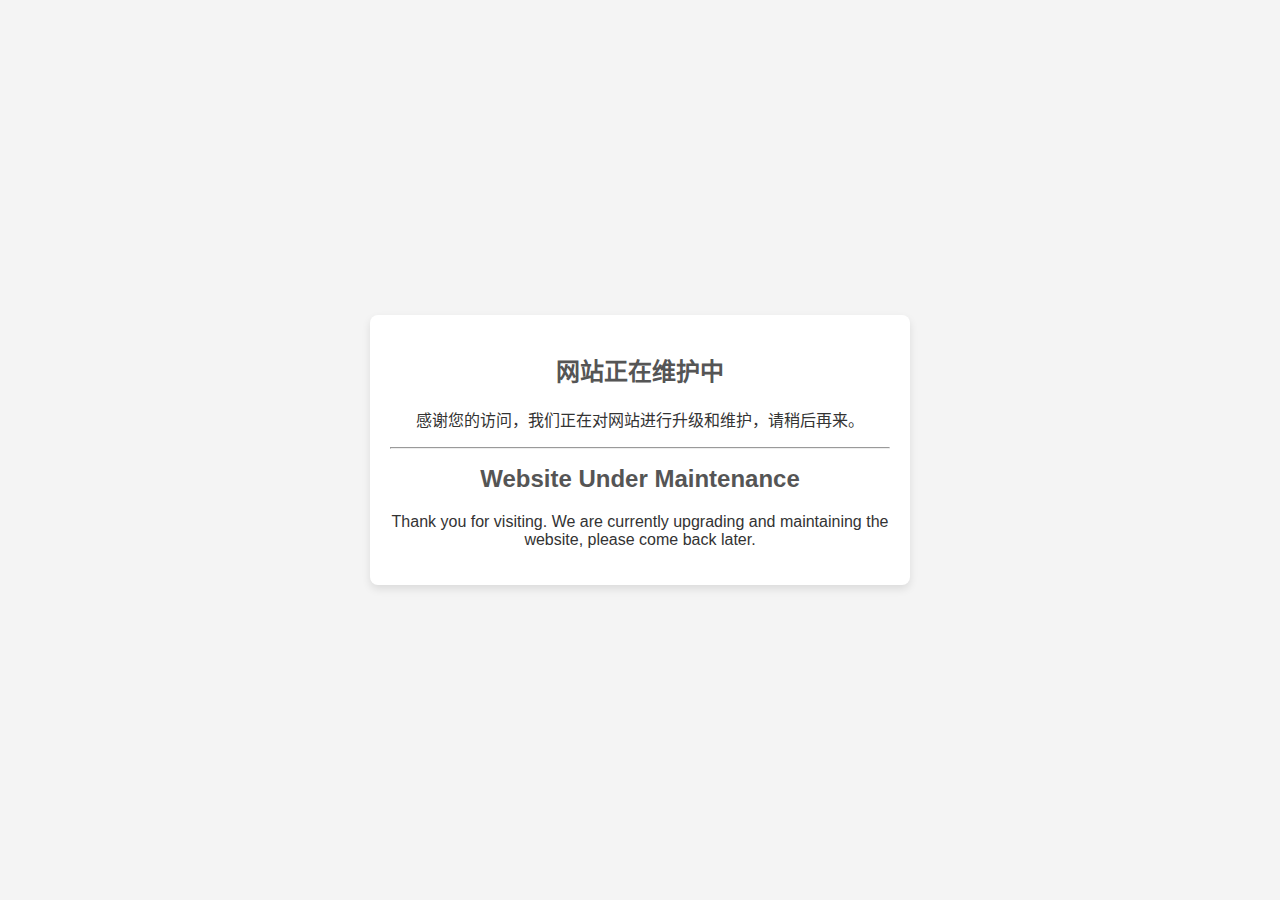
<file: index.html>
<!--

-->
<!DOCTYPE html>
<html lang="zh-CN">
<head>
    <meta charset="UTF-8">
    <meta name="viewport" content="width=device-width, initial-scale=1.0">
    <title>网站维护中</title>
    <style>
        body {
            font-family: -apple-system, BlinkMacSystemFont, 'Segoe UI', Roboto, Oxygen, Ubuntu, Cantarell, 'Open Sans', 'Helvetica Neue', '微软雅黑', sans-serif;
            background-color: #f4f4f4;
            color: #333;
            margin: 0;
            padding: 0;
            display: flex;
            justify-content: center;
            align-items: center;
            height: 100vh;
            text-align: center;
        }

        .container {
            background-color: #fff;
            padding: 20px; /* 移动端减少内边距 */
            border-radius: 8px;
            box-shadow: 0 4px 8px rgba(0, 0, 0, 0.1);
            width: 90%; /* 移动端设置宽度 */
            max-width: 500px; /* 设置最大宽度 */
        }

        h1 {
            color: #555;
            font-size: 24px; /* 移动端适当减小字体大小 */
        }

        p {
            margin-top: 20px;
            font-size: 16px; /* 移动端适当减小字体大小 */
        }

        /* 媒体查询，针对小屏幕设备 */
        @media (max-width: 768px) {
            .container {
                padding: 15px;
            }

            h1 {
                font-size: 20px;
            }

            p {
                font-size: 14px;
            }
        }
    </style>
</head>
<body>
    <div class="container">
        <h1>网站正在维护中</h1>
        <p>感谢您的访问，我们正在对网站进行升级和维护，请稍后再来。</p>
        <hr />
        <h1>Website Under Maintenance</h1>
        <p>Thank you for visiting. We are currently upgrading and maintaining the website, please come back later.</p>
    </div>
</body>
</html>
</file>
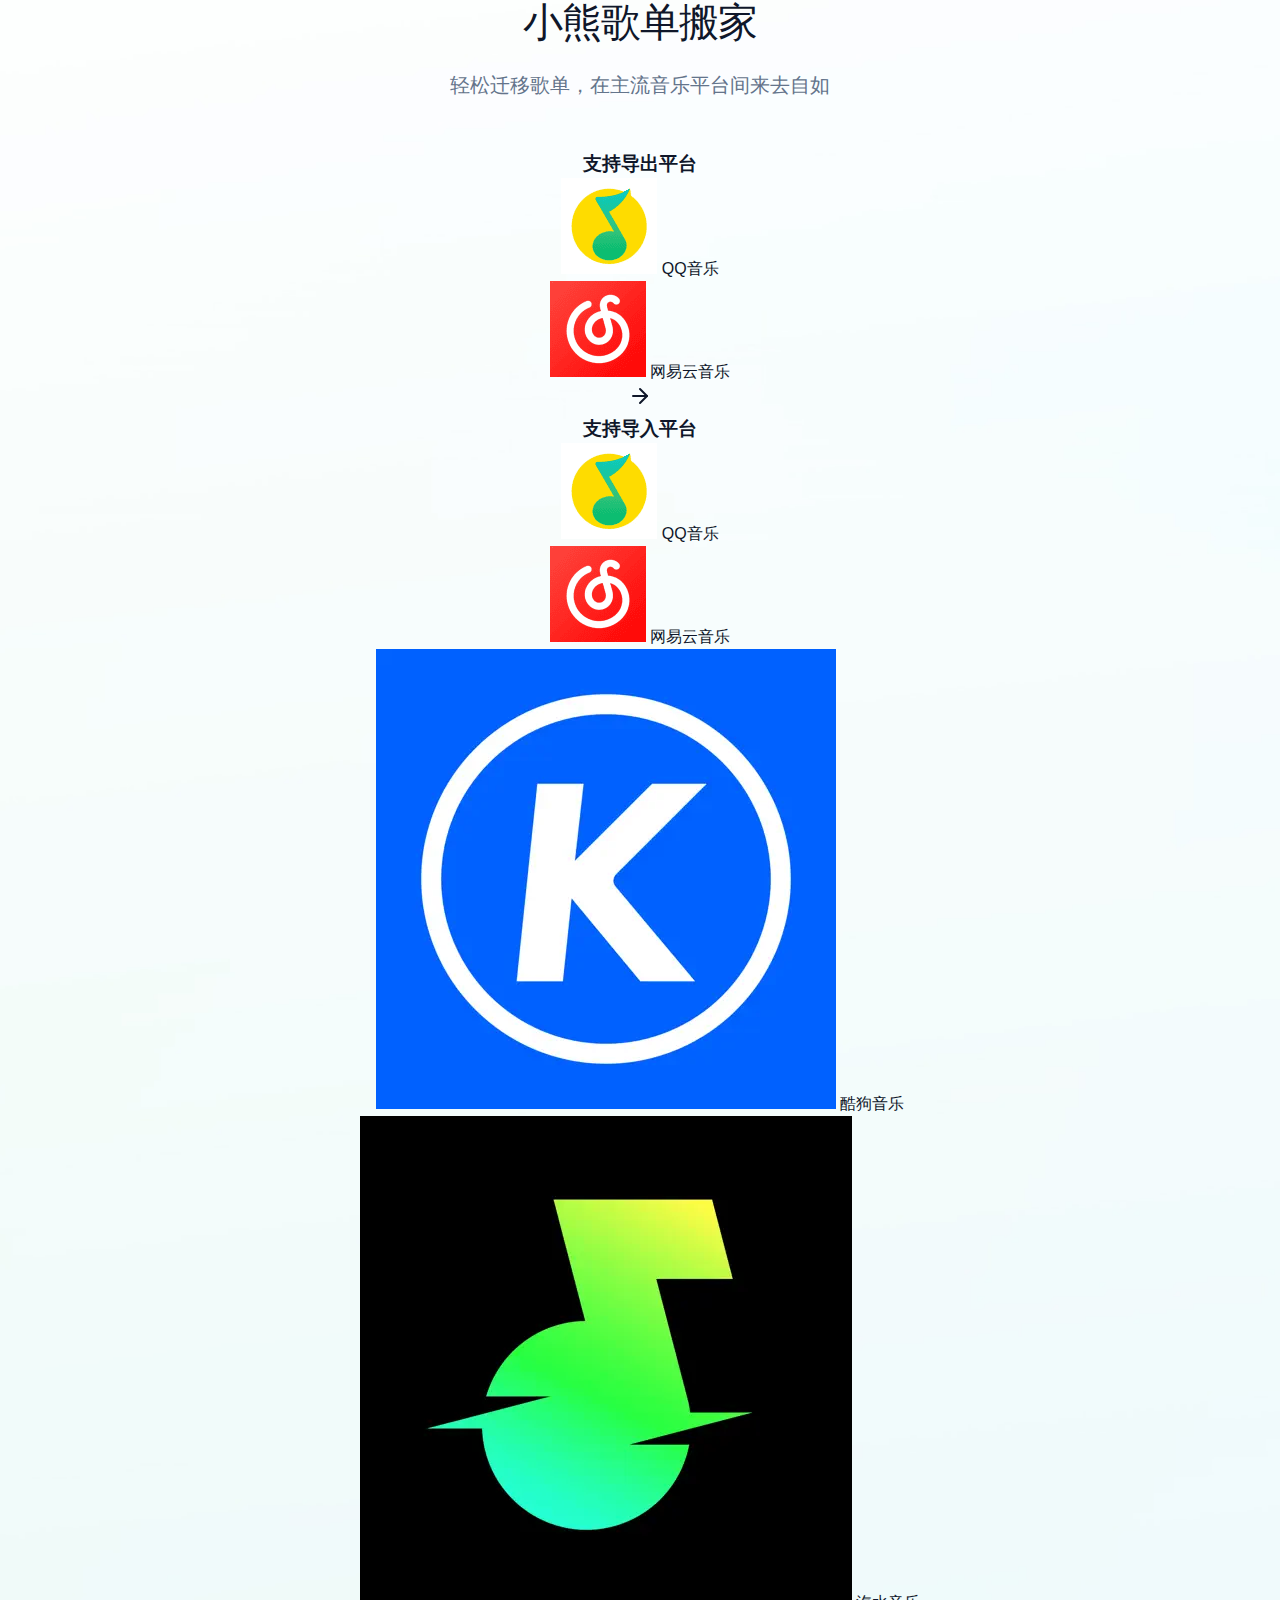
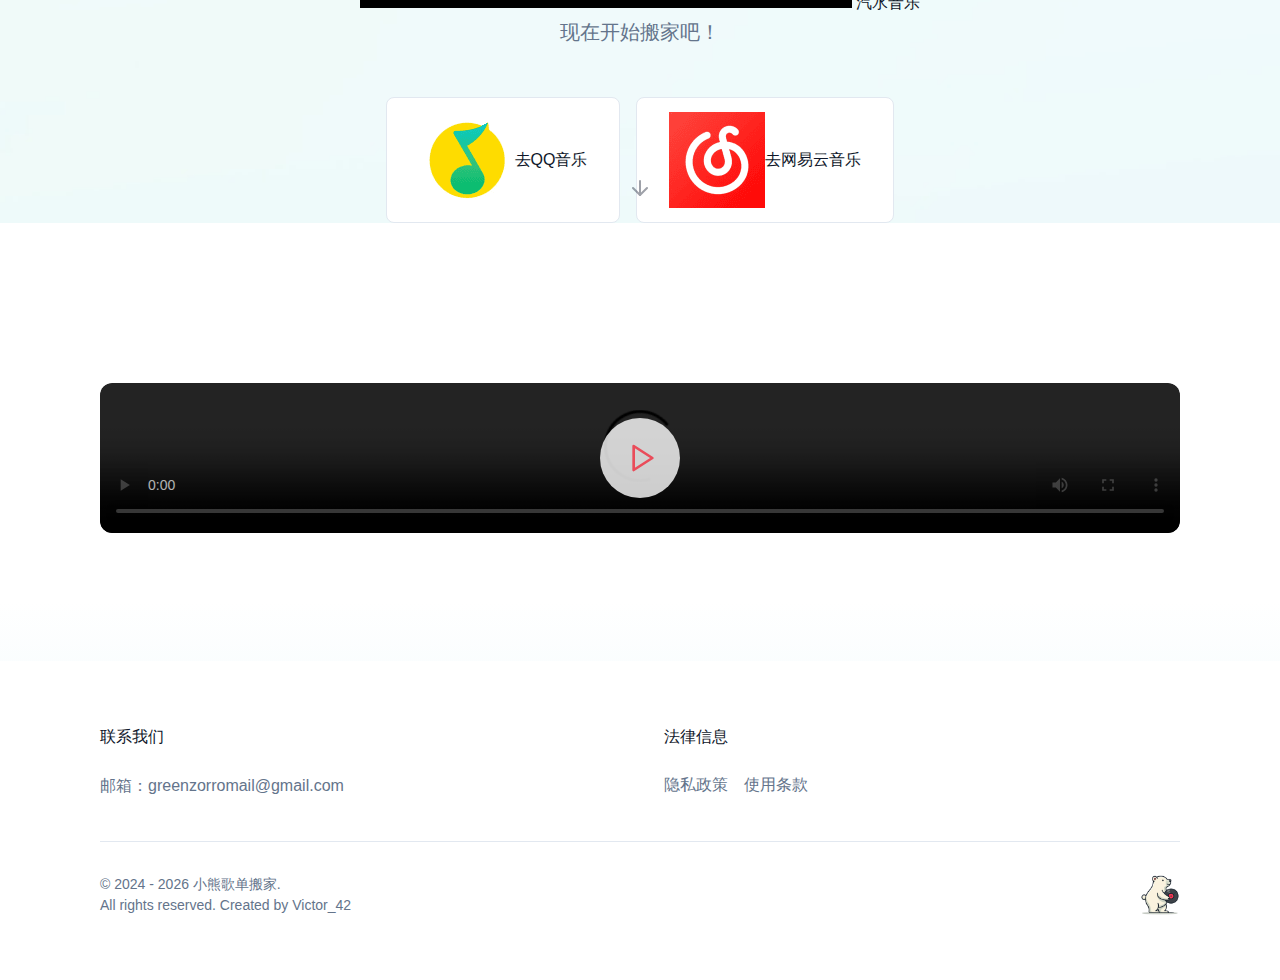
<file: landing.html>
<!--

-->
<!DOCTYPE html>
<html>
<head>
    <meta charset="UTF-8">
    <title>欢迎 - 小熊歌单搬家</title>
    <link rel="stylesheet" href="assets/css/site.css">
    
    <!-- 添加 favicon -->
    <link rel="apple-touch-icon" sizes="180x180" href="assets/images//favicon/apple-touch-icon.png">
    <link rel="icon" type="image/png" sizes="32x32" href="assets/images//favicon/favicon-32x32.png">
    <link rel="icon" type="image/png" sizes="16x16" href="assets/images//favicon/favicon-16x16.png">
    <link rel="manifest" href="assets/images//favicon/site.webmanifest">

    <!-- Google tag (gtag.js) -->
    <script async src="https://www.googletagmanager.com/gtag/js?id=G-9J4839KQ57"></script>
    <script>
      window.dataLayer = window.dataLayer || [];
      function gtag(){dataLayer.push(arguments);}
      gtag('js', new Date());

      gtag('config', 'G-9J4839KQ57');
    </script>
</head>
<body>
    <section class="hero">
        <div class="container">
            <h1>小熊歌单搬家</h1>
            <p>轻松迁移歌单，在主流音乐平台间来去自如</p>
            
            <div class="platforms hero-platforms">
                <div class="platforms-grid">
                    <div class="platform-group">
                        <h3>支持导出平台</h3>
                        <div class="platform-list">
                            <div class="platform-item">
                                <img src="assets/images/platform-qq.png" alt="QQ音乐">
                                <span>QQ音乐</span>
                            </div>
                            <div class="platform-item">
                                <img src="assets/images/platform-netease.png" alt="网易云音乐">
                                <span>网易云音乐</span>
                            </div>
                        </div>
                    </div>
                    <div class="platform-arrow">
                        <svg xmlns="http://www.w3.org/2000/svg" width="24" height="24" viewBox="0 0 24 24" fill="none" stroke="currentColor" stroke-width="2" stroke-linecap="round" stroke-linejoin="round">
                            <line x1="5" y1="12" x2="19" y2="12"></line>
                            <polyline points="12 5 19 12 12 19"></polyline>
                        </svg>
                    </div>
                    <div class="platform-group">
                        <h3>支持导入平台</h3>
                        <div class="platform-list">
                            <div class="platform-item">
                                <img src="assets/images/platform-qq.png" alt="QQ音乐">
                                <span>QQ音乐</span>
                            </div>
                            <div class="platform-item">
                                <img src="assets/images/platform-netease.png" alt="网易云音乐">
                                <span>网易云音乐</span>
                            </div>
                            <div class="platform-item">
                                <img src="assets/images/platform-kugou.png" alt="酷狗音乐">
                                <span>酷狗音乐</span>
                            </div>
                            <div class="platform-item">
                                <img src="assets/images/platform-qishui.png" alt="汽水音乐">
                                <span>汽水音乐</span>
                            </div>
                        </div>
                    </div>
                </div>
            </div>

            <p>现在开始搬家吧！</p>
            <div class="btn-group hero-buttons">
                <a href="https://y.qq.com/n/ryqq/profile/create" target="_blank" class="btn btn-outline">
                    <img src="assets/images/platform-qq.png" alt="QQ音乐" class="platform-icon">
                    去QQ音乐
                </a>
                <a href="https://music.163.com/#/my/" target="_blank" class="btn btn-outline">
                    <img src="assets/images/platform-netease.png" alt="网易云音乐" class="platform-icon">
                    去网易云音乐
                </a>
            </div>

            <div class="scroll-down">
                <svg xmlns="http://www.w3.org/2000/svg" width="24" height="24" viewBox="0 0 24 24" fill="none" stroke="currentColor" stroke-width="2" stroke-linecap="round" stroke-linejoin="round" class="feather feather-arrow-down">
                    <line x1="12" y1="5" x2="12" y2="19"></line>
                    <polyline points="19 12 12 19 5 12"></polyline>
                </svg>
            </div>
        </div>
    </section>

    <div class="main-content">
        <section class="video-section">
        <div class="container">
            <h2></h2>
            <div class="video-container">
                <div class="video-wrapper">
                    <video controls style="width:100%;height:100%;object-fit:cover;border-radius:0.75rem">
                        <source src="https://my-playlist.victor42.work/trailer.mp4" type="video/mp4">
                        你的浏览器不支持 video 标签。
                    </video>
                    <div class="video-overlay"></div>
                    <div class="play-button-overlay">
                        <svg xmlns="http://www.w3.org/2000/svg" width="64" height="64" viewBox="0 0 24 24" fill="none" stroke="currentColor" stroke-width="2" stroke-linecap="round" stroke-linejoin="round" class="feather feather-play">
                            <polygon points="5 3 19 12 5 21 5 3"></polygon>
                        </svg>
                    </div>
                </div>
            </div>
        </div>
    </section>

    <footer class="footer">
        <div class="container">
            <div class="footer-grid">
                <div>
                    <h4>联系我们</h4>
                    <p>邮箱：<a href="mailto:greenzorromail@gmail.com">greenzorromail@gmail.com</a></p>
                </div>
                <div>
                    <h4>法律信息</h4>
                    <div style="display: flex; gap: 1rem;">
                        <a href="https://playlist.victor42.work/pages/privacy-policy">隐私政策</a>
                        <a href="https://playlist.victor42.work/pages/terms-of-use">使用条款</a>
                    </div>
                </div>
            </div>
            <div class="footer-bottom">
                <span>© <span id="copyright-year">2024</span> 小熊歌单搬家.<br>All rights reserved. Created by <a href="https://victor42.work/" target="_blank">Victor_42</a></span>
                <img src="assets/images/logo.png" alt="小熊歌单搬家 Logo" style="width: 40px; height: 40px;">
            </div>
        </div>
    </footer>

    <script>
        // 动态更新版权年份
        const copyrightYear = document.getElementById('copyright-year');
        const currentYear = new Date().getFullYear();
        if (currentYear > 2024) {
            copyrightYear.textContent = `2024 - ${currentYear}`;
        } else {
            copyrightYear.textContent = '2024';
        }

        // 播放按钮点击事件
        const video = document.querySelector('.video-wrapper video');
        const playButton = document.querySelector('.play-button-overlay');
        const videoOverlay = document.querySelector('.video-overlay');
        
        playButton.addEventListener('click', () => {
            if (video.paused) {
                video.play();
                video.setAttribute('playing', '');
            } else {
                video.pause();
                video.removeAttribute('playing');
            }
        });

        video.addEventListener('play', () => {
            video.setAttribute('playing', '');
        });

        video.addEventListener('pause', () => {
            video.removeAttribute('playing');
        });

        video.addEventListener('ended', () => {
            video.removeAttribute('playing');
        });
    </script>
</body>
</html>
</file>
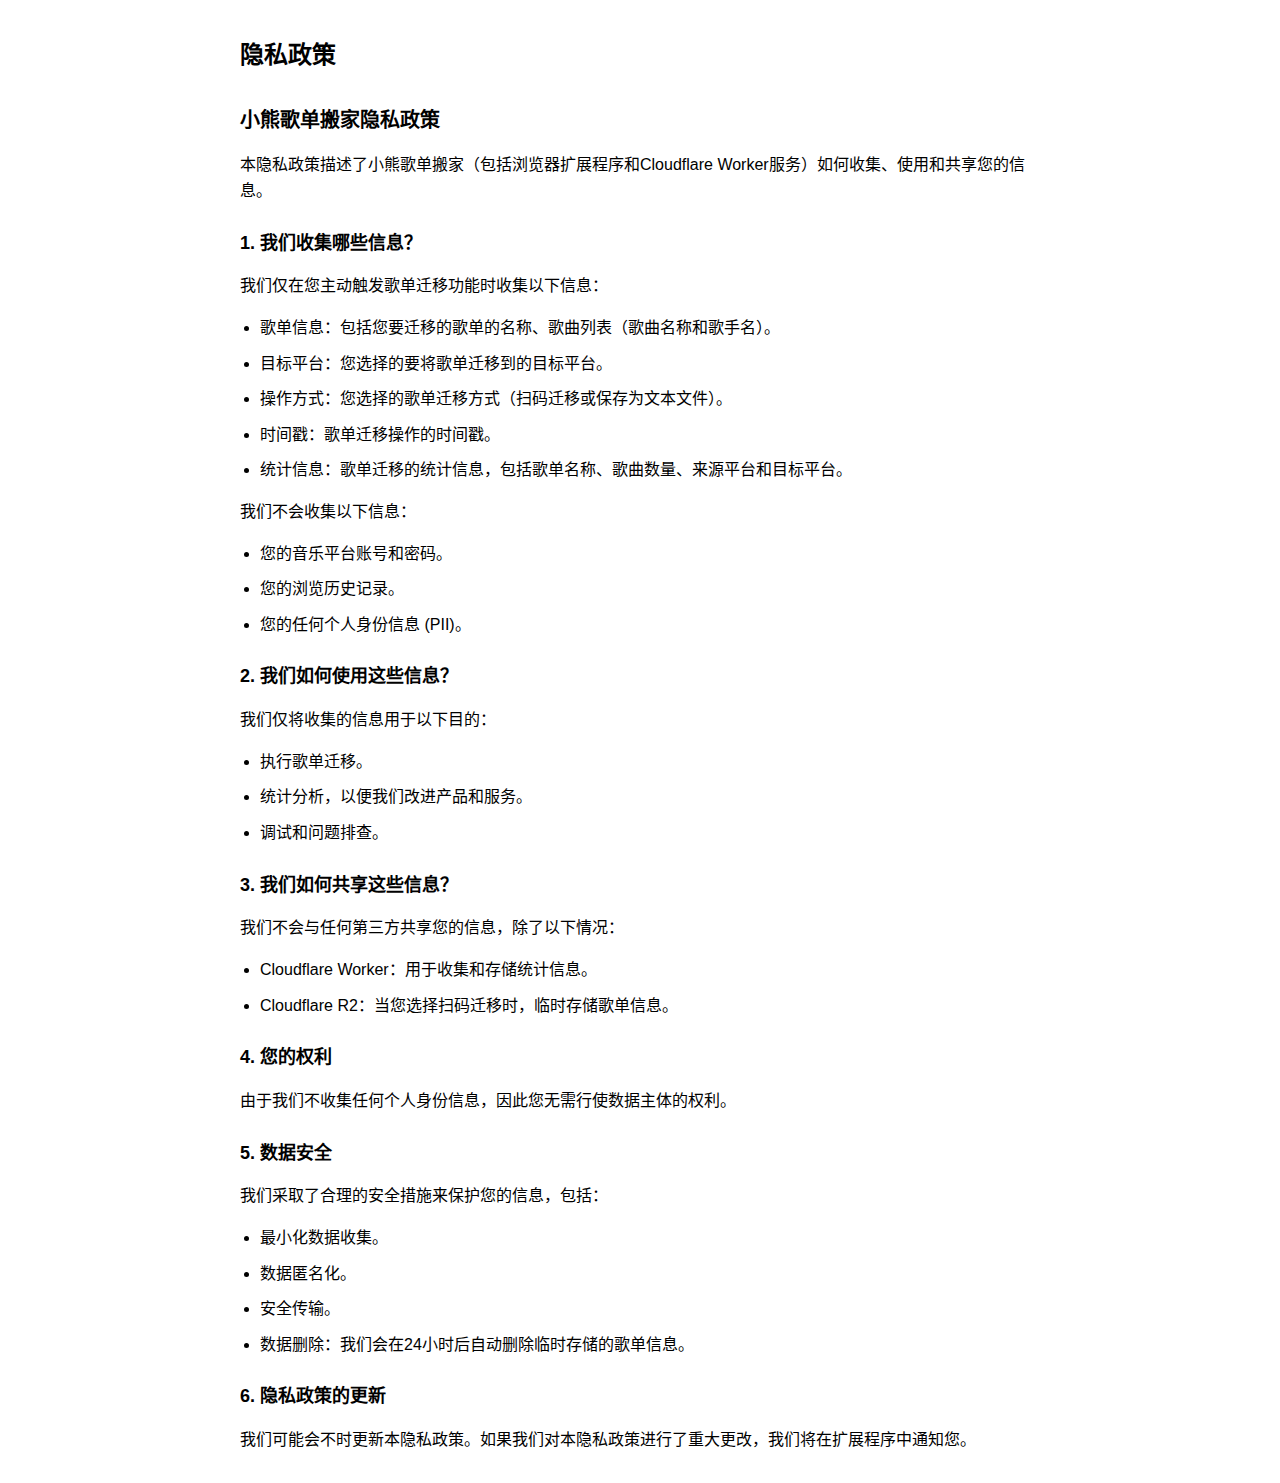
<file: privacy-policy.html>
<!--

-->
<!DOCTYPE html>
<html lang="zh-CN">
<head>
    <meta charset="UTF-8">
    <meta name="viewport" content="width=device-width, initial-scale=1.0">
    <title>隐私政策 - 小熊歌单搬家</title>
    <link rel="stylesheet" href="assets/css/legal.css">
    
    <!-- Favicon -->
    <link rel="apple-touch-icon" sizes="180x180" href="assets/images/favicon/apple-touch-icon.png">
    <link rel="icon" type="image/png" sizes="32x32" href="assets/images/favicon/favicon-32x32.png">
    <link rel="icon" type="image/png" sizes="16x16" href="assets/images/favicon/favicon-16x16.png">
    <link rel="manifest" href="assets/images/favicon/site.webmanifest">
    <link rel="mask-icon" href="assets/images/favicon/safari-pinned-tab.svg" color="#5bbad5">
    <link rel="shortcut icon" href="assets/images/favicon/favicon.ico">
    <meta name="msapplication-TileColor" content="#da532c">
    <meta name="msapplication-config" content="assets/images/favicon/browserconfig.xml">
    <meta name="theme-color" content="#ffffff">
</head>
<body class="legal-page">
    <section class="hero">
        <div class="container">
            <h1>隐私政策</h1>
        </div>
    </section>

    <div class="main-content">
        <section>
            <div class="container">
                <h2>小熊歌单搬家隐私政策</h2>
                <p>本隐私政策描述了小熊歌单搬家（包括浏览器扩展程序和Cloudflare Worker服务）如何收集、使用和共享您的信息。</p>

                <h3>1. 我们收集哪些信息？</h3>
                <p>我们仅在您主动触发歌单迁移功能时收集以下信息：</p>
                <ul>
                    <li>歌单信息：包括您要迁移的歌单的名称、歌曲列表（歌曲名称和歌手名）。</li>
                    <li>目标平台：您选择的要将歌单迁移到的目标平台。</li>
                    <li>操作方式：您选择的歌单迁移方式（扫码迁移或保存为文本文件）。</li>
                    <li>时间戳：歌单迁移操作的时间戳。</li>
                    <li>统计信息：歌单迁移的统计信息，包括歌单名称、歌曲数量、来源平台和目标平台。</li>
                </ul>
                <p>我们不会收集以下信息：</p>
                <ul>
                    <li>您的音乐平台账号和密码。</li>
                    <li>您的浏览历史记录。</li>
                    <li>您的任何个人身份信息 (PII)。</li>
                </ul>

                <h3>2. 我们如何使用这些信息？</h3>
                <p>我们仅将收集的信息用于以下目的：</p>
                <ul>
                    <li>执行歌单迁移。</li>
                    <li>统计分析，以便我们改进产品和服务。</li>
                    <li>调试和问题排查。</li>
                </ul>

                <h3>3. 我们如何共享这些信息？</h3>
                <p>我们不会与任何第三方共享您的信息，除了以下情况：</p>
                <ul>
                    <li>Cloudflare Worker：用于收集和存储统计信息。</li>
                    <li>Cloudflare R2：当您选择扫码迁移时，临时存储歌单信息。</li>
                </ul>

                <h3>4. 您的权利</h3>
                <p>由于我们不收集任何个人身份信息，因此您无需行使数据主体的权利。</p>

                <h3>5. 数据安全</h3>
                <p>我们采取了合理的安全措施来保护您的信息，包括：</p>
                <ul>
                    <li>最小化数据收集。</li>
                    <li>数据匿名化。</li>
                    <li>安全传输。</li>
                    <li>数据删除：我们会在24小时后自动删除临时存储的歌单信息。</li>
                </ul>

                <h3>6. 隐私政策的更新</h3>
                <p>我们可能会不时更新本隐私政策。如果我们对本隐私政策进行了重大更改，我们将在扩展程序中通知您。</p>
            </div>
        </section>
    </div>

</body>
</html>
</file>
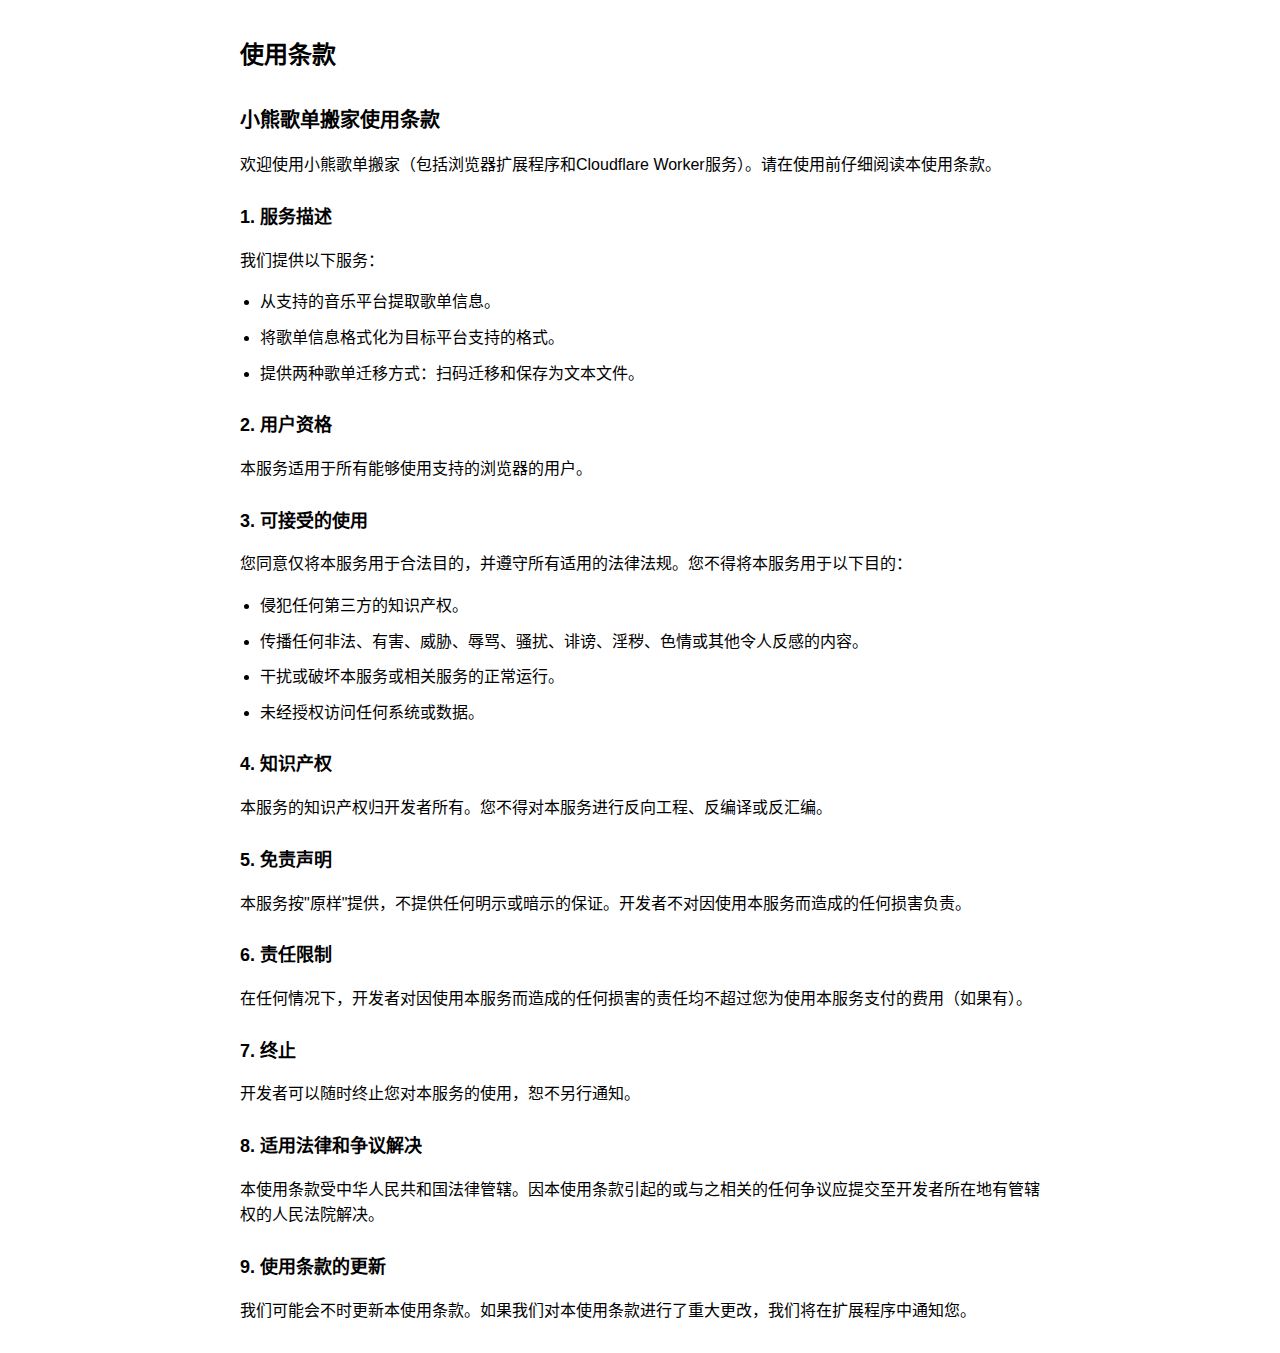
<file: terms-of-use.html>
<!--

-->
<!DOCTYPE html>
<html lang="zh-CN">
<head>
    <meta charset="UTF-8">
    <meta name="viewport" content="width=device-width, initial-scale=1.0">
    <title>使用条款 - 小熊歌单搬家</title>
    <link rel="stylesheet" href="assets/css/legal.css">
    
    <!-- Favicon -->
    <link rel="apple-touch-icon" sizes="180x180" href="assets/images/favicon/apple-touch-icon.png">
    <link rel="icon" type="image/png" sizes="32x32" href="assets/images/favicon/favicon-32x32.png">
    <link rel="icon" type="image/png" sizes="16x16" href="assets/images/favicon/favicon-16x16.png">
    <link rel="manifest" href="assets/images/favicon/site.webmanifest">
    <link rel="mask-icon" href="assets/images/favicon/safari-pinned-tab.svg" color="#5bbad5">
    <link rel="shortcut icon" href="assets/images/favicon/favicon.ico">
    <meta name="msapplication-TileColor" content="#da532c">
    <meta name="msapplication-config" content="assets/images/favicon/browserconfig.xml">
    <meta name="theme-color" content="#ffffff">

    <!-- Google tag (gtag.js) -->
    <script async src="https://www.googletagmanager.com/gtag/js?id=G-9J4839KQ57"></script>
    <script>
      window.dataLayer = window.dataLayer || [];
      function gtag(){dataLayer.push(arguments);}
      gtag('js', new Date());

      gtag('config', 'G-9J4839KQ57');
    </script>
</head>
<body class="legal-page">
    <section class="hero">
        <div class="container">
            <h1>使用条款</h1>
        </div>
    </section>

    <div class="main-content">
        <section>
            <div class="container">
                <h2>小熊歌单搬家使用条款</h2>
                <p>欢迎使用小熊歌单搬家（包括浏览器扩展程序和Cloudflare Worker服务）。请在使用前仔细阅读本使用条款。</p>

                <h3>1. 服务描述</h3>
                <p>我们提供以下服务：</p>
                <ul>
                    <li>从支持的音乐平台提取歌单信息。</li>
                    <li>将歌单信息格式化为目标平台支持的格式。</li>
                    <li>提供两种歌单迁移方式：扫码迁移和保存为文本文件。</li>
                </ul>

                <h3>2. 用户资格</h3>
                <p>本服务适用于所有能够使用支持的浏览器的用户。</p>

                <h3>3. 可接受的使用</h3>
                <p>您同意仅将本服务用于合法目的，并遵守所有适用的法律法规。您不得将本服务用于以下目的：</p>
                <ul>
                    <li>侵犯任何第三方的知识产权。</li>
                    <li>传播任何非法、有害、威胁、辱骂、骚扰、诽谤、淫秽、色情或其他令人反感的内容。</li>
                    <li>干扰或破坏本服务或相关服务的正常运行。</li>
                    <li>未经授权访问任何系统或数据。</li>
                </ul>

                <h3>4. 知识产权</h3>
                <p>本服务的知识产权归开发者所有。您不得对本服务进行反向工程、反编译或反汇编。</p>

                <h3>5. 免责声明</h3>
                <p>本服务按"原样"提供，不提供任何明示或暗示的保证。开发者不对因使用本服务而造成的任何损害负责。</p>

                <h3>6. 责任限制</h3>
                <p>在任何情况下，开发者对因使用本服务而造成的任何损害的责任均不超过您为使用本服务支付的费用（如果有）。</p>

                <h3>7. 终止</h3>
                <p>开发者可以随时终止您对本服务的使用，恕不另行通知。</p>

                <h3>8. 适用法律和争议解决</h3>
                <p>本使用条款受中华人民共和国法律管辖。因本使用条款引起的或与之相关的任何争议应提交至开发者所在地有管辖权的人民法院解决。</p>

                <h3>9. 使用条款的更新</h3>
                <p>我们可能会不时更新本使用条款。如果我们对本使用条款进行了重大更改，我们将在扩展程序中通知您。</p>
            </div>
        </section>
    </div>

</body>
</html>
</file>
<file: assets/css/site.css>
* {
    margin: 0;
    padding: 0;
    box-sizing: border-box;
}

:root {
    --primary: #EA4C5A;
    --primary-light: #FF7A85;
    --background: #f8fafc;
    --card-background: #ffffff;
    --text: #0f172a;
    --text-muted: #64748b;
    --border: #e2e8f0;
    --light-border: #f1f5f9;
    --content-width: 1080px;
}

body {
    font-family: -apple-system, BlinkMacSystemFont, "Segoe UI", Roboto, "Helvetica Neue", Arial, sans-serif;
    line-height: 1.5;
    color: var(--text);
    background: var(--background);
    -webkit-font-smoothing: antialiased;
}

/* 链接样式 */
a {
    color: var(--primary);
    text-decoration: none;
}

a:hover {
    color: var(--primary-light);
}

.container {
    max-width: var(--content-width);
    margin: 0 auto;
    padding: 0;
}

/* Hero Section */
.hero {
    position: relative;
    text-align: center;
    background: url('../images/bg.jpg') center/cover no-repeat;
    min-height: 100vh;
    display: flex;
    align-items: center;
    justify-content: center;
    overflow: hidden;
}

.hero .container {
    z-index: 2;
}

.logo {
    width: 120px;
    margin-bottom: 2rem;
}

.hero h1 {
    font-size: 2.5rem;
    font-weight: 200;
    letter-spacing: -0.025em;
    line-height: 1.1;
    margin-bottom: 1.5rem;
    color: var(--text);
}

.scroll-down {
    position: absolute;
    bottom: 1rem;
    left: 50%;
    transform: translateX(-50%);
    animation: bounce 2s infinite;
    opacity: 0.4;
    z-index: 3;
}

@keyframes bounce {
    0%, 20%, 50%, 80%, 100% {
        transform: translateX(-50%) translateY(0);
    }
    40% {
        transform: translateX(-50%) translateY(-20px);
    }
    60% {
        transform: translateX(-50%) translateY(-10px);
    }
}

.hero p {
    font-size: 1.25rem;
    font-weight: 400;
    color: var(--text-muted);
    margin-bottom: 3rem;
    max-width: 600px;
    margin-left: auto;
    margin-right: auto;
    line-height: 1.7;
}

/* Buttons */
.btn-group {
    display: flex;
    gap: 1rem;
    justify-content: center;
}

.cta-buttons {
    padding-bottom: 8rem;
}

.btn {
    display: inline-flex;
    align-items: center;
    padding: 0.875rem 2rem;
    border-radius: 0.5rem;
    font-weight: 500;
    text-decoration: none;
    transition: all 0.15s ease;
    font-size: 1rem;
}

.btn-primary {
    background: var(--primary);
    color: white;
    box-shadow: 0 1px 2px 0 rgba(0, 0, 0, 0.05);
}

.btn-primary:hover {
    background: var(--primary-light);
}

.btn-primary.disabled {
    cursor: not-allowed;
    opacity: 0.2;
}

.chrome-icon, .edge-icon {
    width: 24px;
    height: 24px;
    margin-right: 8px;
    vertical-align: middle;
    background: white;
    padding: 2px;
    border-radius: 50%;
    object-fit: contain;
}

.btn-outline {
    border: 1px solid var(--border);
    color: var(--text);
    background: var(--card-background);
}

.btn-outline:hover {
    border-color: var(--text-muted);
}

.main-content {
    background: linear-gradient(to bottom, #ffffff 50%, #e3f4f9 100%);
    padding-top: 8rem;
}

/* Video Section */
.video-section {
    padding-bottom: 8rem;
}

.video-section h2 {
    font-size: 2.25rem;
    font-weight: 600;
    letter-spacing: -0.025em;
    margin-bottom: 2rem;
    text-align: center;
    color: var(--text);
    line-height: 1.2;
}

.video-container {
    max-width: var(--content-width);
    margin: 0 auto;
    overflow: hidden;
}

.video-container video {
    width: 100%;
    height: auto;
    border-radius: 0;
}

/* Features */
.features {
    padding-bottom: 8rem;
}

.features h2 {
    text-align: center;
    font-size: 2.25rem;
    font-weight: 600;
    letter-spacing: -0.025em;
    margin-bottom: 2rem;
    color: var(--text);
}

.features-grid {
    display: grid;
    grid-template-columns: repeat(3, 1fr);
    gap: 2.5rem;
    max-width: var(--content-width);
    margin: 0 auto;
}

@media (max-width: 768px) {
    .features-grid {
        grid-template-columns: 1fr;
    }
}

.feature-card {
    background: radial-gradient(circle at bottom right, rgba(0, 201, 167, 0.06) 0%, var(--card-background) 40%);
    padding: 2.5rem;
    border-radius: 0.75rem;
    border: 1px solid rgba(0, 201, 167, 0.2);
    position: relative;
    overflow: hidden;
}

.feature-card h3 {
    font-size: 1.5rem;
    font-weight: 600;
    margin: 1.5rem 0 1rem;
    color: var(--text);
    letter-spacing: -0.025em;
}

.feature-card p {
    color: var(--text-muted);
    line-height: 1.6;
}

.feature-icon {
    font-size: 2rem;
}

/* Tutorial */
.tutorial {
    padding-bottom: 8rem;
}

.tutorial h2 {
    text-align: center;
    font-size: 2.25rem;
    font-weight: 600;
    letter-spacing: -0.025em;
    margin-bottom: 2rem;
    color: var(--text);
}

.tutorial ol {
    background: var(--card-background);
    padding: 2.5rem 3rem;
    border-radius: 0.75rem;
    border: 1px solid var(--light-border);
    counter-reset: tutorial-counter;
}

.tutorial-list {
    list-style: none;
    padding-left: 0;
}

.tutorial-list li {
    margin-bottom: 2rem;
    padding-left: 4rem;
    position: relative;
}

.step-number {
    position: absolute;
    left: 0;
    top: -0.4rem;
    font-size: 1.5rem;
    font-weight: 700;
    color: var(--primary);
    width: 3rem;
    text-align: right;
    padding-right: 1rem;
}

.tutorial-list p {
    margin: 0.5rem;
    color: var(--text);
    line-height: 1.6;
}

.tutorial-list img {
    width: 100%;
    max-width: 580px;
    border-radius: 0.5rem;
    margin: 1rem 0 0 0;
}

.tutorial li {
    margin-bottom: 1.5rem;
    color: var(--text);
    padding-left: 3rem;
    position: relative;
    line-height: 1.6;
}

.tutorial-steps {
    display: grid;
    gap: 2rem;
    max-width: var(--content-width);
    margin: 0 auto;
}

.tutorial-step {
    background: var(--card-background);
    padding: 1.5rem;
    border-radius: 0.75rem;
    box-shadow: 0 1px 3px 0 rgba(0, 0, 0, 0.1), 0 1px 2px -1px rgba(0, 0, 0, 0.05);
    border: 1px solid var(--border);
}

.tutorial-step p {
    margin: 0 0 1rem 0;
    color: var(--text);
    line-height: 1.6;
}

.tutorial-step img {
    width: 100%;
    max-width: 580px;
    border-radius: 0.5rem;
    margin: 0 auto;
    display: block;
}

/* FAQ */
.faq {
    padding-bottom: 8rem;
}

.faq h2 {
    text-align: center;
    font-size: 2.25rem;
    font-weight: 600;
    letter-spacing: -0.025em;
    margin-bottom: 2rem;
    color: var(--text);
}

.faq-grid {
    max-width: var(--content-width);
    margin: 0 auto;
    background: var(--card-background);
    padding: 2.5rem;
    border-radius: 0.75rem;
    border: 1px solid var(--light-border);
}

.faq-item {
    border-bottom: 1px solid var(--border);
}

.faq-item:last-child {
    border-bottom: none;
    margin-bottom: 0;
    padding-bottom: 0;
}

.faq-question {
    padding: 1.5rem 0;
    font-weight: 500;
    cursor: pointer;
    display: flex;
    justify-content: space-between;
    align-items: center;
    color: var(--text);
    font-size: 1.125rem;
}

.faq-answer {
    margin-bottom: 1.5rem;
    color: var(--text-muted);
    display: none;
    line-height: 1.6;
    font-size: 1rem;
}

.faq-item.active .faq-answer {
    display: block;
}

/* Footer */
.footer {
    padding: 4rem 0;
    background: white;
    color: var(--text);
}

.footer-grid {
    display: grid;
    grid-template-columns: repeat(auto-fit, minmax(200px, 1fr));
    gap: 3rem;
    max-width: var(--content-width);
    margin: 0 auto;
}

.footer h4 {
    font-size: 1rem;
    margin-bottom: 1.5rem;
    color: var(--text);
    font-weight: 500;
}

.footer a {
    color: var(--text-muted);
    text-decoration: none;
    margin-bottom: 0.75rem;
    transition: color 0.15s ease;
}

.footer a:hover {
    color: var(--text);
}

.footer p {
    color: var(--text-muted);
    line-height: 1.6;
}

.footer-bottom {
    display: flex;
    justify-content: space-between;
    align-items: center;
    margin-top: 2rem;
    padding-top: 2rem;
    border-top: 1px solid var(--border);
    color: var(--text-muted);
    font-size: 0.875rem;
}

.stats {
    display: none;
    font-size: 1.5rem;
    color: var(--text);
    margin-top: 8rem;
    font-weight: 500;
    text-align: center;
}

.stats strong {
    font-weight: 700;
    color: var(--primary);
}

@media (max-width: 768px) {
    .hero {
        padding: 6rem 0 4rem;
    }

    .hero h1 {
        font-size: 2rem;
    }

    .hero p {
        font-size: 0.875rem;
    }

    .logo {
        width: 80px;
        margin-bottom: 1.5rem;
    }

    .btn-group {
        flex-direction: column;
    }

    .btn {
        width: 100%;
        justify-content: center;
    }

    .features-grid {
        grid-template-columns: 1fr;
    }

    .tutorial ol {
        padding: 2rem;
    }

    .faq-grid {
        padding: 1.5rem;
    }

    .container {
        padding: 0 32px;
    }

    .hero {
        padding: 3rem 0 2rem;
    }

    .cta-buttons {
        padding-bottom: 4rem;
    }

    .video-section {
        padding-bottom: 4rem;
    }

    .features {
        padding-bottom: 4rem;
    }

    .tutorial {
        padding-bottom: 4rem;
    }

    .faq {
        padding-bottom: 4rem;
    }

    .footer {
        padding: 2rem 0;
    }
}

/* 视频播放器样式 */
.video-wrapper {
    position: relative;
    width: 100%;
    height: auto;
    border-radius: 0.75rem;
    line-height: 0;
    overflow: hidden;
}

.video-overlay {
    position: absolute;
    top: 0;
    left: 0;
    width: 100%;
    height: 100%;
    background: rgba(0, 0, 0, 0.3);
    z-index: 1;
    transition: opacity 0.3s ease;
}

.play-button-overlay {
    position: absolute;
    top: 50%;
    left: 50%;
    transform: translate(-50%, -50%);
    width: 80px;
    height: 80px;
    background: rgba(255, 255, 255, 0.8);
    border-radius: 50%;
    display: flex;
    align-items: center;
    justify-content: center;
    cursor: pointer;
    transition: all 0.3s ease;
    z-index: 2;
}

.play-button-overlay svg {
    width: 32px;
    height: 32px;
    margin-left: 5px;
    color: var(--primary);
}

.play-button-overlay:hover {
    background: rgba(255, 255, 255, 1);
    transform: translate(-50%, -50%) scale(1.1);
}

/* 播放状态样式 */
video[playing] + .video-overlay,
video[playing] ~ .play-button-overlay {
    opacity: 0;
    pointer-events: none;
}

/* 移动端隐藏视频遮罩和播放按钮 */
@media (max-width: 768px) {
    .video-overlay,
    .play-button-overlay {
        display: none;
    }
}
</file>
<file: assets/css/legal.css>
/* 法律页面样式 */
.legal-page {
    font-family: Arial, sans-serif;
    line-height: 1.6;
    margin: 20px;
    max-width: 800px;
    margin: 0 auto;
    padding: 20px;
}

.legal-page h1 {
    font-size: 24px;
    margin-bottom: 20px;
}

.legal-page h2 {
    font-size: 20px;
    margin-top: 30px;
    margin-bottom: 15px;
}

.legal-page h3 {
    font-size: 18px;
    margin-top: 25px;
    margin-bottom: 10px;
}

.legal-page p, .legal-page li {
    font-size: 16px;
    margin-bottom: 10px;
}

.legal-page ul {
    padding-left: 20px;
}

@media (max-width: 768px) {
    .legal-page {
        padding: 2rem 40px;
    }
    
    .legal-page header {
        padding: 1rem 0;
    }
    
    .legal-page main {
        padding: 1rem 0;
    }
}
</file>
